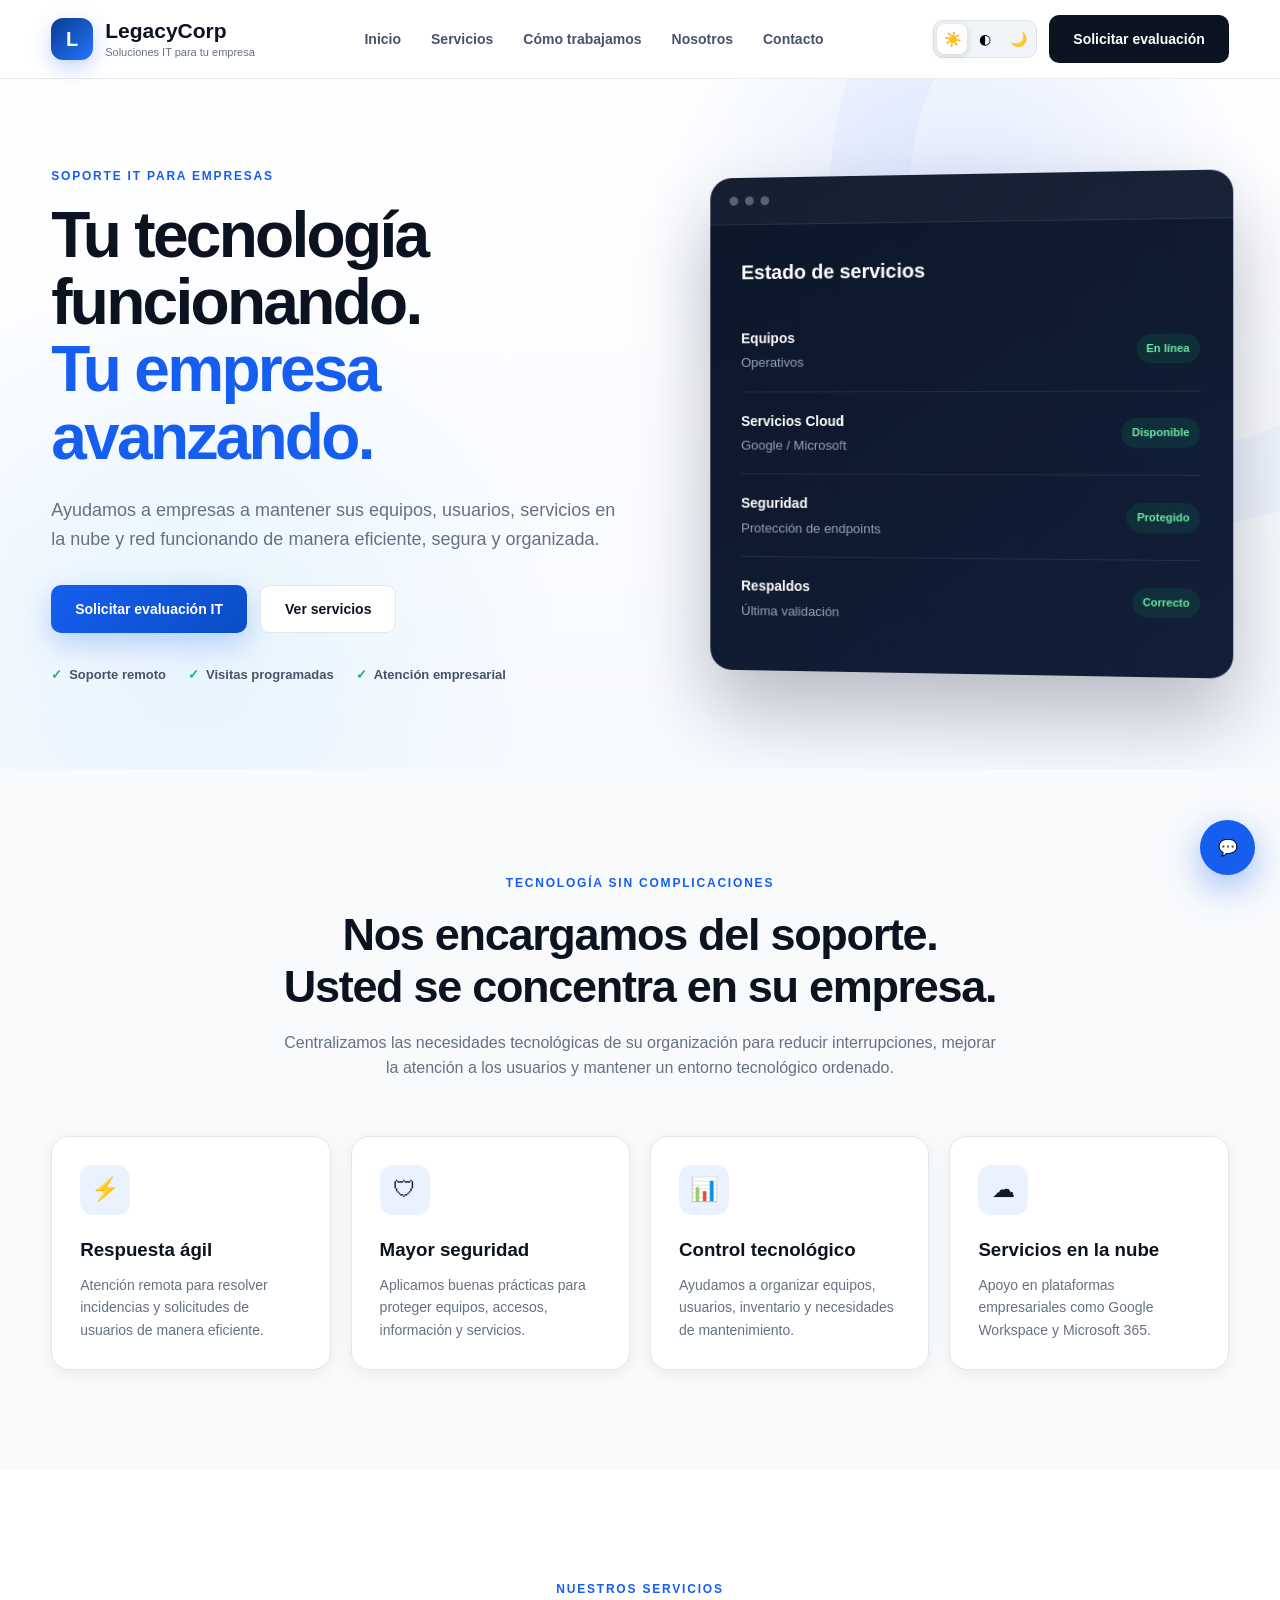
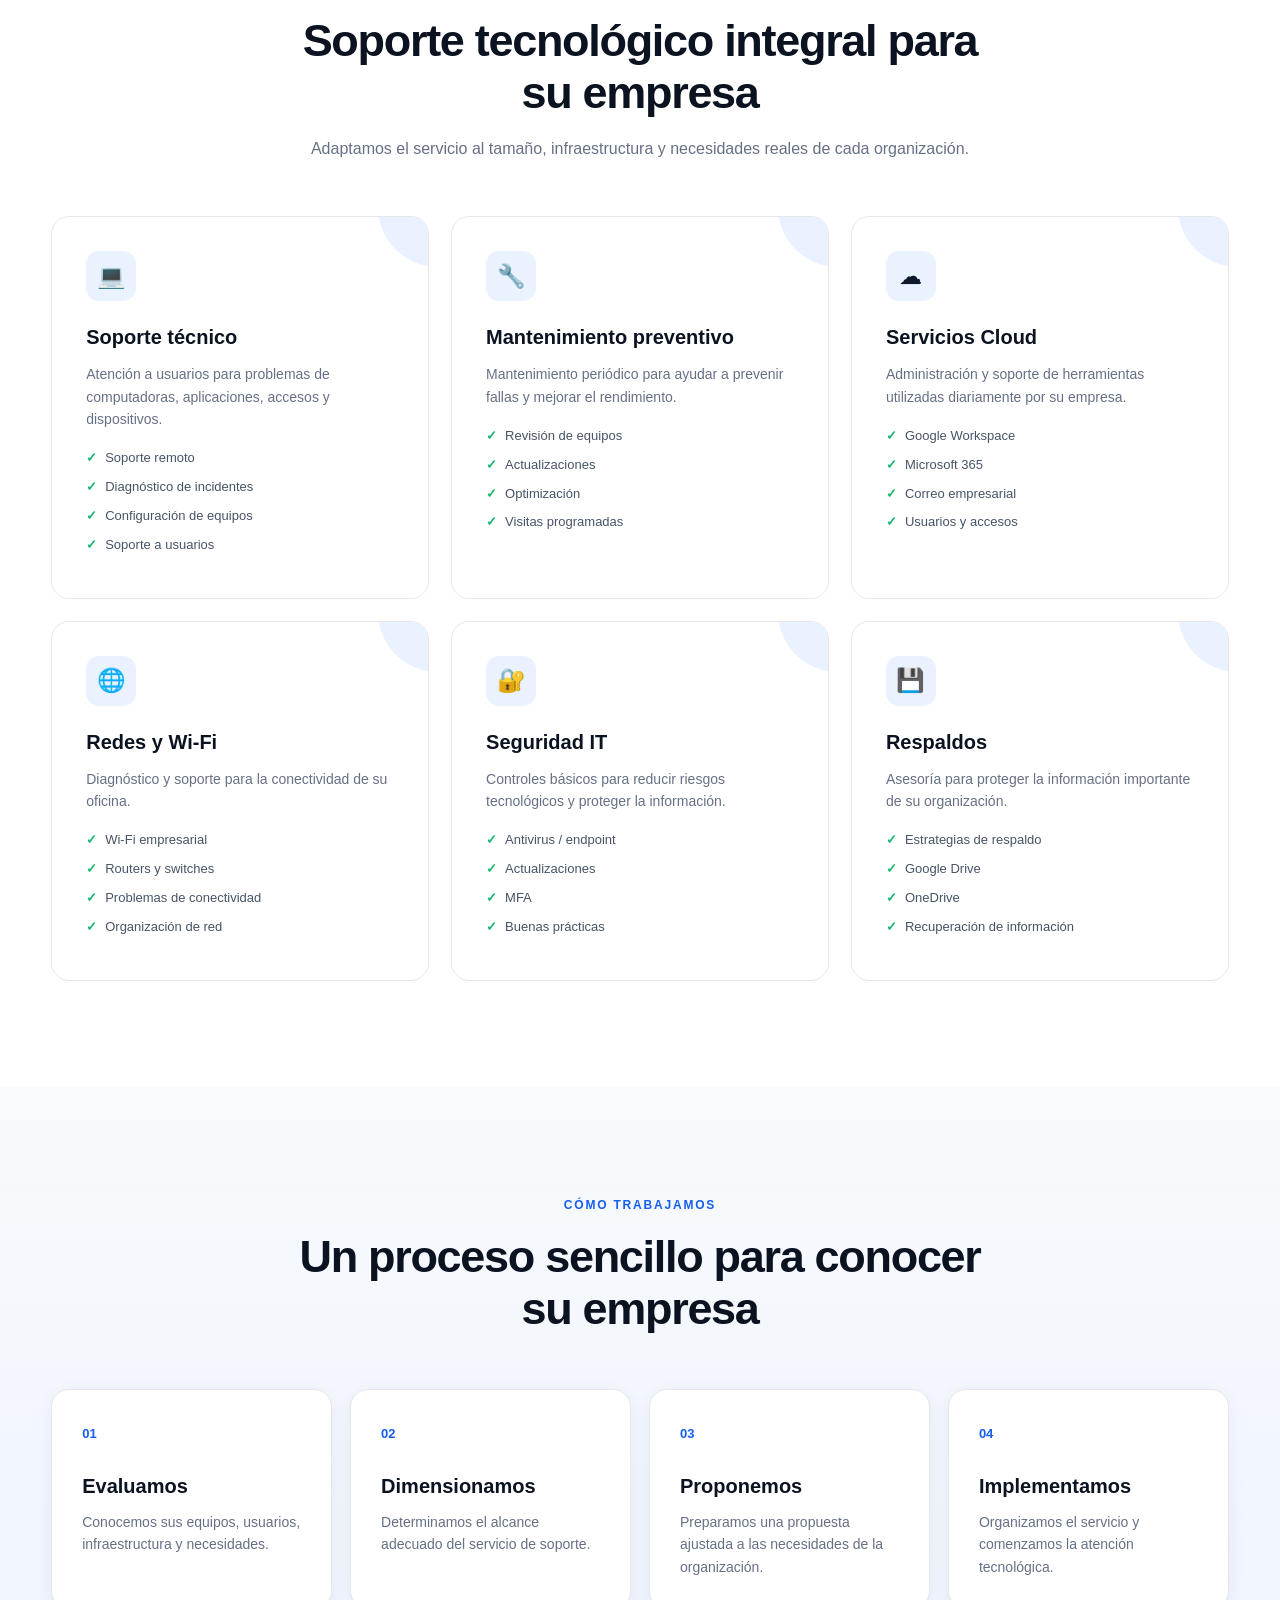
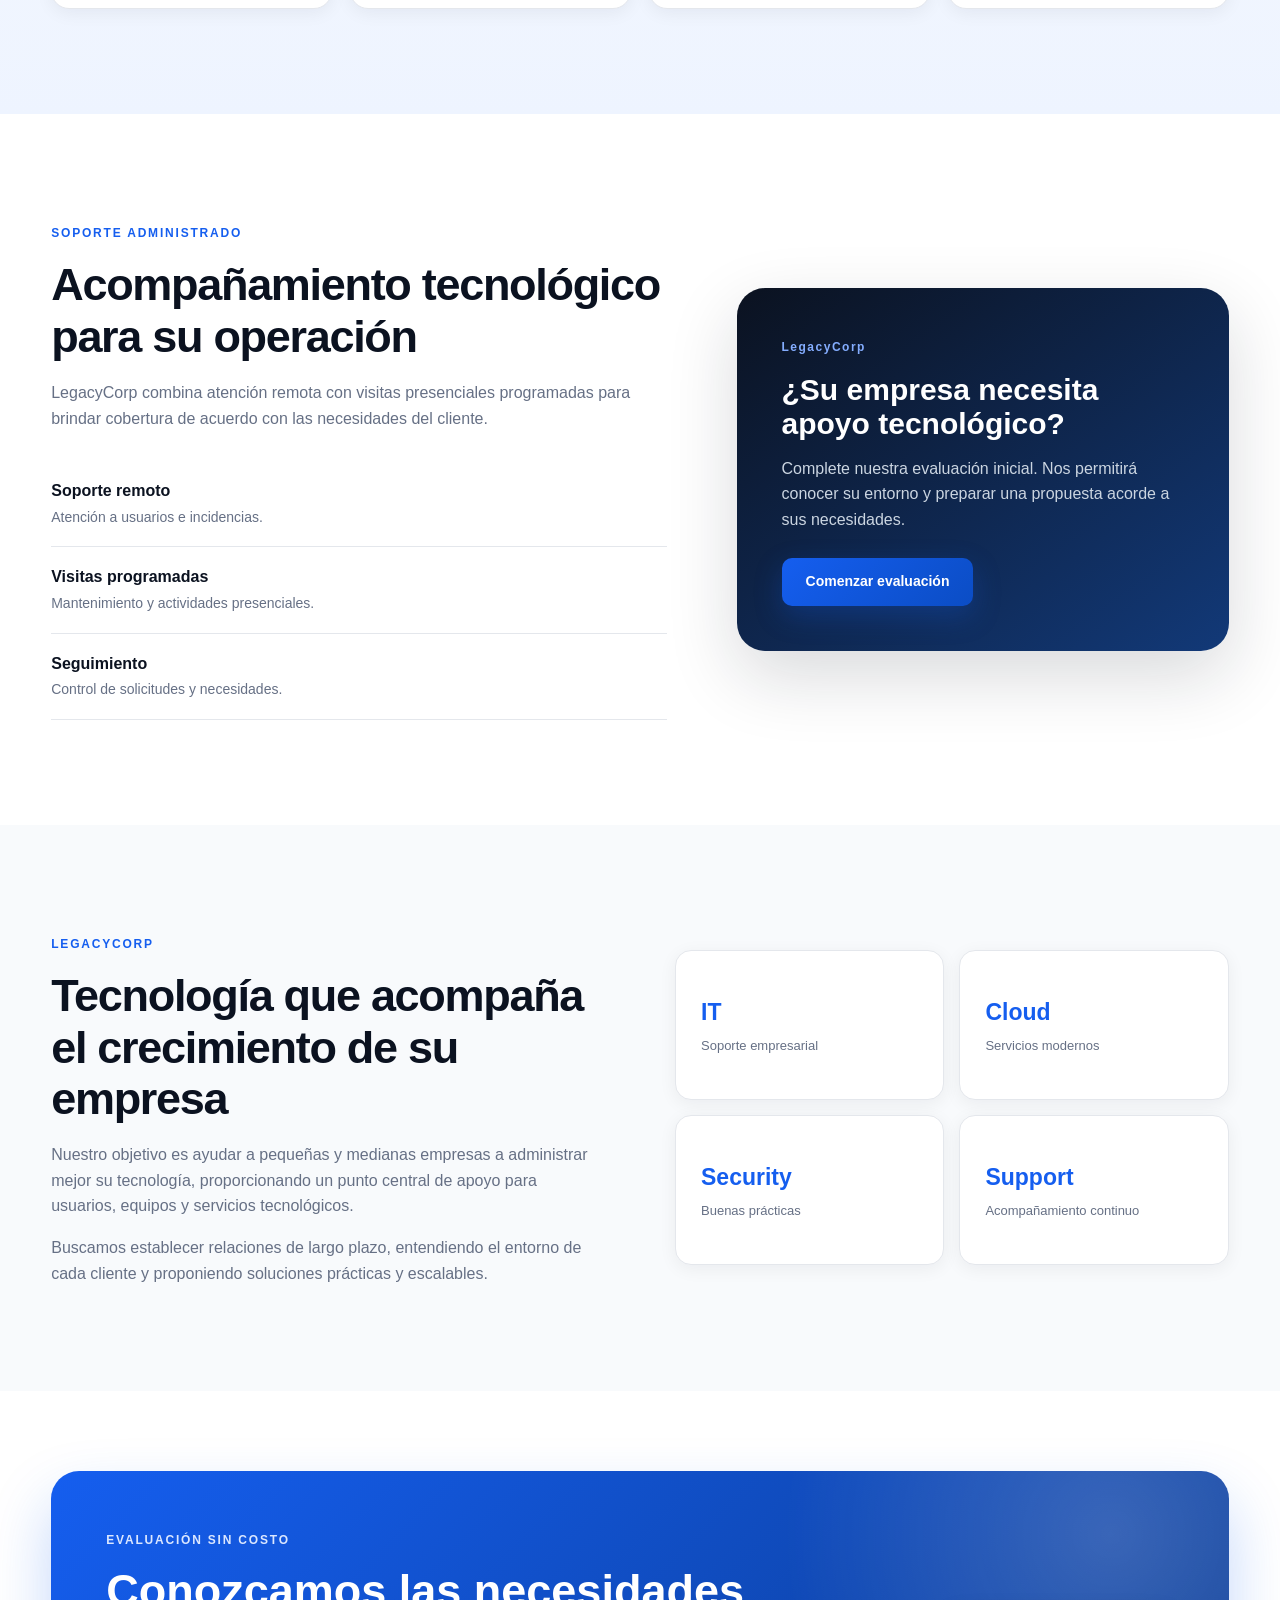
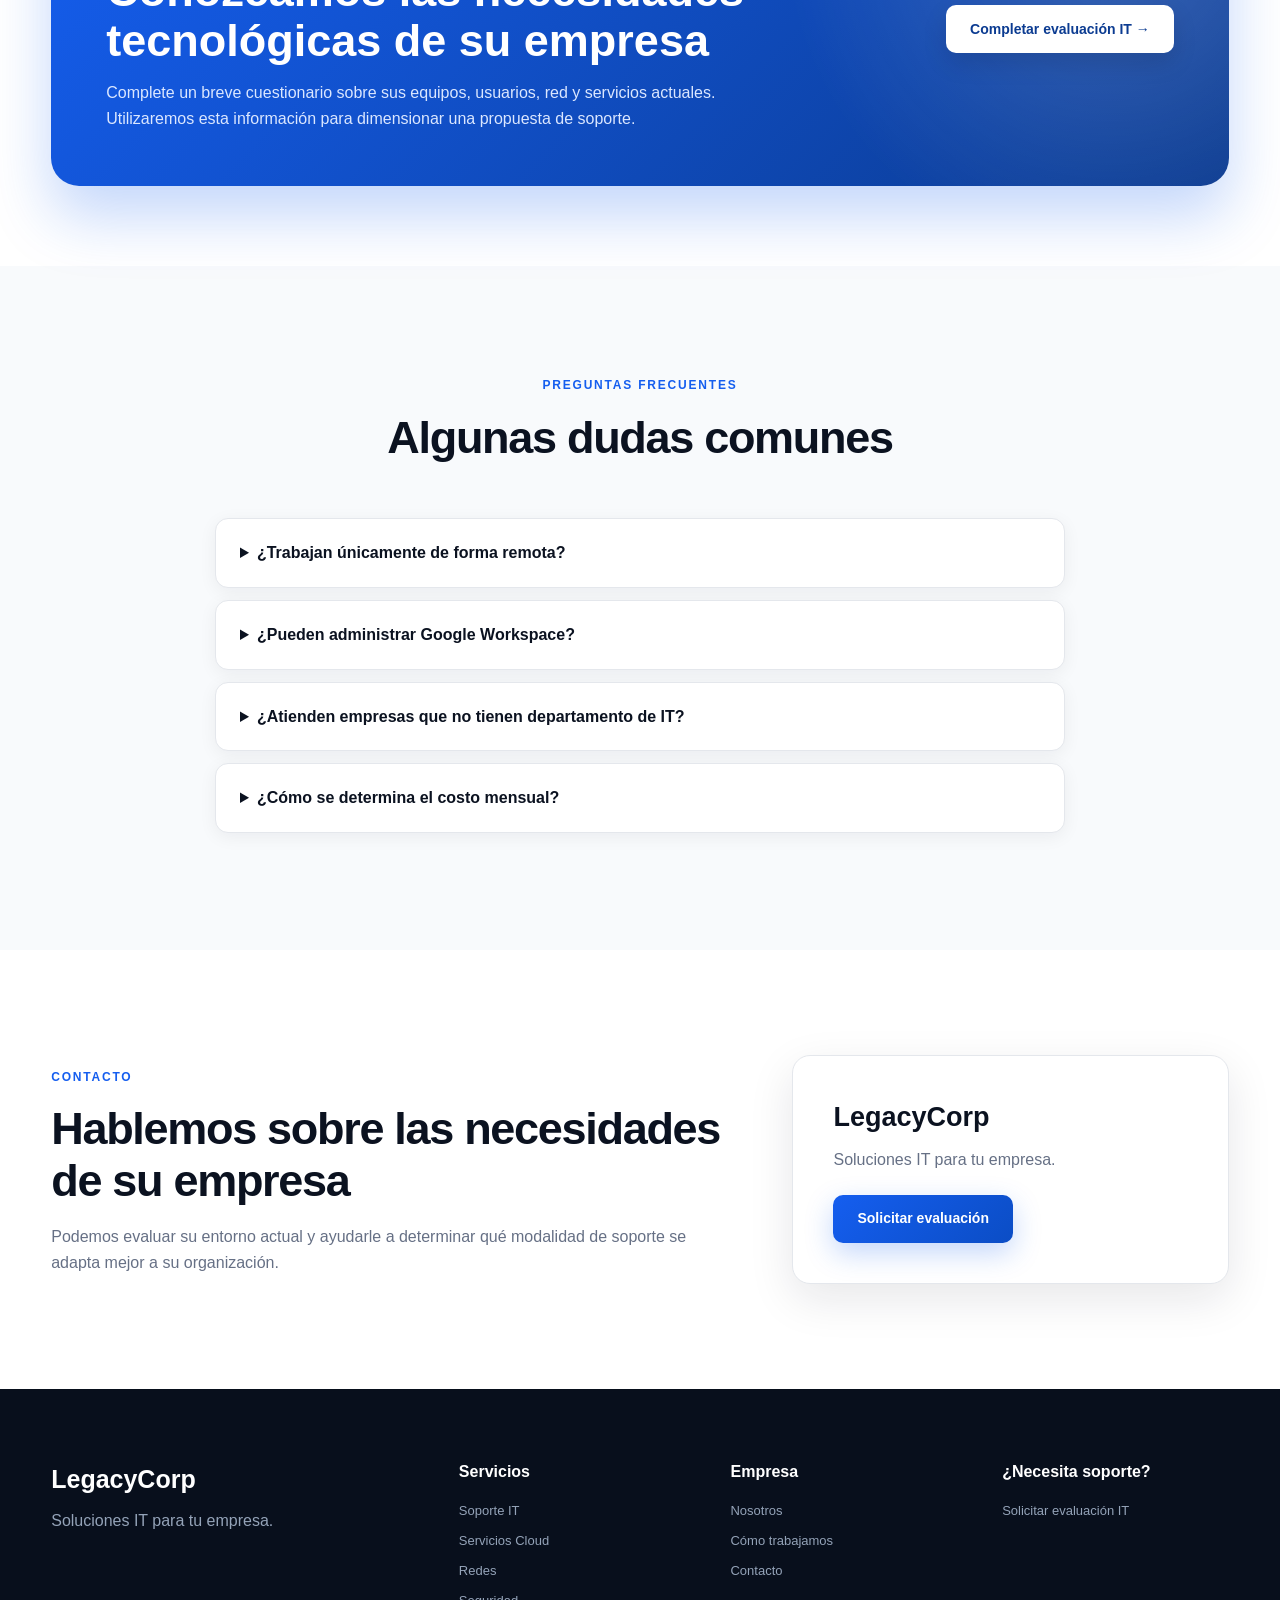
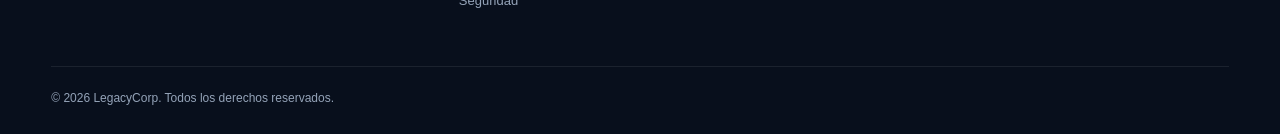
<file: index.html>
﻿<!DOCTYPE html>
<html lang="es">

<head>
    <meta charset="UTF-8">

    <meta name="viewport"
          content="width=device-width, initial-scale=1.0">

    <title>LegacyCorp | Soluciones IT para tu empresa</title>

    <meta name="description"
          content="LegacyCorp brinda soporte IT administrado, mantenimiento, redes, servicios en la nube, seguridad y asesoría tecnológica para empresas.">

    <link rel="stylesheet" href="css/styles.css">
    <link rel="stylesheet" href="css/responsive.css">
</head>

<body>

<!-- =====================================================
     HEADER
===================================================== -->

<header class="header" id="inicio">

    <div class="container navbar">

        <a href="#inicio" class="brand">
            <div class="brand-icon">L</div>

            <div class="brand-text">
                <span class="brand-name">LegacyCorp</span>
                <span class="brand-tagline">Soluciones IT para tu empresa</span>
            </div>
        </a>

        <nav class="nav-menu" id="navMenu">
            <a href="#inicio">Inicio</a>
            <a href="#servicios">Servicios</a>
            <a href="#como-trabajamos">Cómo trabajamos</a>
            <a href="#nosotros">Nosotros</a>
            <a href="#contacto">Contacto</a>
        </nav>

       <div class="header-actions">

    <!-- SELECTOR DE TEMA -->
    <div class="theme-switcher" aria-label="Seleccionar tema">

        <button type="button"
                class="theme-btn active"
                data-theme="light"
                title="Tema claro"
                aria-label="Activar tema claro">
            ☀️
        </button>

        <button type="button"
                class="theme-btn"
                data-theme="gray"
                title="Tema gris"
                aria-label="Activar tema gris">
            ◐
        </button>

        <button type="button"
                class="theme-btn"
                data-theme="dark"
                title="Tema oscuro"
                aria-label="Activar tema oscuro">
            🌙
        </button>

    </div>

    <a href="#"
       class="btn btn-header evaluation-link">
        Solicitar evaluación
    </a>

</div>

        <button class="menu-toggle"
                id="menuToggle"
                aria-label="Abrir menú">
            ☰
        </button>

    </div>

</header>


<main>

<!-- =====================================================
     HERO
===================================================== -->

<section class="hero">

    <div class="container hero-grid">

        <div class="hero-content reveal">

            <span class="eyebrow">
                SOPORTE IT PARA EMPRESAS
            </span>

            <h1>
                Tu tecnología funcionando.
                <span>Tu empresa avanzando.</span>
            </h1>

            <p class="hero-description">
                Ayudamos a empresas a mantener sus equipos,
                usuarios, servicios en la nube y red funcionando
                de manera eficiente, segura y organizada.
            </p>

            <div class="hero-actions">

                <a href="#evaluacion"
                   class="btn btn-primary">
                    Solicitar evaluación IT
                </a>

                <a href="#servicios"
                   class="btn btn-secondary">
                    Ver servicios
                </a>

            </div>

            <div class="hero-features">

                <div>
                    <strong>✓</strong>
                    Soporte remoto
                </div>

                <div>
                    <strong>✓</strong>
                    Visitas programadas
                </div>

                <div>
                    <strong>✓</strong>
                    Atención empresarial
                </div>

            </div>

        </div>


        <div class="hero-visual reveal">

            <div class="tech-panel">

                <div class="panel-header">
                    <span></span>
                    <span></span>
                    <span></span>
                </div>

                <div class="panel-content">

                    <div class="status-title">
                        Estado de servicios
                    </div>

                    <div class="status-item">
                        <div>
                            <strong>Equipos</strong>
                            <small>Operativos</small>
                        </div>

                        <span class="status online">
                            En línea
                        </span>
                    </div>

                    <div class="status-item">
                        <div>
                            <strong>Servicios Cloud</strong>
                            <small>Google / Microsoft</small>
                        </div>

                        <span class="status online">
                            Disponible
                        </span>
                    </div>

                    <div class="status-item">
                        <div>
                            <strong>Seguridad</strong>
                            <small>Protección de endpoints</small>
                        </div>

                        <span class="status online">
                            Protegido
                        </span>
                    </div>

                    <div class="status-item">
                        <div>
                            <strong>Respaldos</strong>
                            <small>Última validación</small>
                        </div>

                        <span class="status online">
                            Correcto
                        </span>
                    </div>

                </div>

            </div>

        </div>

    </div>

</section>


<!-- =====================================================
     PROPUESTA DE VALOR
===================================================== -->

<section class="value-section">

    <div class="container">

        <div class="section-heading reveal">

            <span class="eyebrow">
                TECNOLOGÍA SIN COMPLICACIONES
            </span>

            <h2>
                Nos encargamos del soporte.
                Usted se concentra en su empresa.
            </h2>

            <p>
                Centralizamos las necesidades tecnológicas de su
                organización para reducir interrupciones, mejorar
                la atención a los usuarios y mantener un entorno
                tecnológico ordenado.
            </p>

        </div>


        <div class="value-grid">

            <article class="value-card reveal">
                <div class="card-icon">⚡</div>
                <h3>Respuesta ágil</h3>
                <p>
                    Atención remota para resolver incidencias
                    y solicitudes de usuarios de manera eficiente.
                </p>
            </article>

            <article class="value-card reveal">
                <div class="card-icon">🛡</div>
                <h3>Mayor seguridad</h3>
                <p>
                    Aplicamos buenas prácticas para proteger
                    equipos, accesos, información y servicios.
                </p>
            </article>

            <article class="value-card reveal">
                <div class="card-icon">📊</div>
                <h3>Control tecnológico</h3>
                <p>
                    Ayudamos a organizar equipos, usuarios,
                    inventario y necesidades de mantenimiento.
                </p>
            </article>

            <article class="value-card reveal">
                <div class="card-icon">☁</div>
                <h3>Servicios en la nube</h3>
                <p>
                    Apoyo en plataformas empresariales como
                    Google Workspace y Microsoft 365.
                </p>
            </article>

        </div>

    </div>

</section>


<!-- =====================================================
     SERVICIOS
===================================================== -->

<section class="services section" id="servicios">

    <div class="container">

        <div class="section-heading reveal">

            <span class="eyebrow">
                NUESTROS SERVICIOS
            </span>

            <h2>
                Soporte tecnológico integral para su empresa
            </h2>

            <p>
                Adaptamos el servicio al tamaño, infraestructura
                y necesidades reales de cada organización.
            </p>

        </div>


        <div class="services-grid">

            <article class="service-card reveal">
                <div class="service-icon">💻</div>

                <h3>Soporte técnico</h3>

                <p>
                    Atención a usuarios para problemas de
                    computadoras, aplicaciones, accesos y
                    dispositivos.
                </p>

                <ul>
                    <li>Soporte remoto</li>
                    <li>Diagnóstico de incidentes</li>
                    <li>Configuración de equipos</li>
                    <li>Soporte a usuarios</li>
                </ul>
            </article>


            <article class="service-card reveal">
                <div class="service-icon">🔧</div>

                <h3>Mantenimiento preventivo</h3>

                <p>
                    Mantenimiento periódico para ayudar a
                    prevenir fallas y mejorar el rendimiento.
                </p>

                <ul>
                    <li>Revisión de equipos</li>
                    <li>Actualizaciones</li>
                    <li>Optimización</li>
                    <li>Visitas programadas</li>
                </ul>
            </article>


            <article class="service-card reveal">
                <div class="service-icon">☁</div>

                <h3>Servicios Cloud</h3>

                <p>
                    Administración y soporte de herramientas
                    utilizadas diariamente por su empresa.
                </p>

                <ul>
                    <li>Google Workspace</li>
                    <li>Microsoft 365</li>
                    <li>Correo empresarial</li>
                    <li>Usuarios y accesos</li>
                </ul>
            </article>


            <article class="service-card reveal">
                <div class="service-icon">🌐</div>

                <h3>Redes y Wi-Fi</h3>

                <p>
                    Diagnóstico y soporte para la conectividad
                    de su oficina.
                </p>

                <ul>
                    <li>Wi-Fi empresarial</li>
                    <li>Routers y switches</li>
                    <li>Problemas de conectividad</li>
                    <li>Organización de red</li>
                </ul>
            </article>


            <article class="service-card reveal">
                <div class="service-icon">🔐</div>

                <h3>Seguridad IT</h3>

                <p>
                    Controles básicos para reducir riesgos
                    tecnológicos y proteger la información.
                </p>

                <ul>
                    <li>Antivirus / endpoint</li>
                    <li>Actualizaciones</li>
                    <li>MFA</li>
                    <li>Buenas prácticas</li>
                </ul>
            </article>


            <article class="service-card reveal">
                <div class="service-icon">💾</div>

                <h3>Respaldos</h3>

                <p>
                    Asesoría para proteger la información
                    importante de su organización.
                </p>

                <ul>
                    <li>Estrategias de respaldo</li>
                    <li>Google Drive</li>
                    <li>OneDrive</li>
                    <li>Recuperación de información</li>
                </ul>
            </article>

        </div>

    </div>

</section>


<!-- =====================================================
     CÓMO TRABAJAMOS
===================================================== -->

<section class="process section" id="como-trabajamos">

    <div class="container">

        <div class="section-heading reveal">

            <span class="eyebrow">
                CÓMO TRABAJAMOS
            </span>

            <h2>
                Un proceso sencillo para conocer su empresa
            </h2>

        </div>


        <div class="process-grid">

            <div class="process-card reveal">
                <span>01</span>
                <h3>Evaluamos</h3>
                <p>
                    Conocemos sus equipos, usuarios,
                    infraestructura y necesidades.
                </p>
            </div>

            <div class="process-card reveal">
                <span>02</span>
                <h3>Dimensionamos</h3>
                <p>
                    Determinamos el alcance adecuado del
                    servicio de soporte.
                </p>
            </div>

            <div class="process-card reveal">
                <span>03</span>
                <h3>Proponemos</h3>
                <p>
                    Preparamos una propuesta ajustada a
                    las necesidades de la organización.
                </p>
            </div>

            <div class="process-card reveal">
                <span>04</span>
                <h3>Implementamos</h3>
                <p>
                    Organizamos el servicio y comenzamos
                    la atención tecnológica.
                </p>
            </div>

        </div>

    </div>

</section>


<!-- =====================================================
     MODALIDAD
===================================================== -->

<section class="support-model section">

    <div class="container support-grid">

        <div class="support-content reveal">

            <span class="eyebrow">
                SOPORTE ADMINISTRADO
            </span>

            <h2>
                Acompañamiento tecnológico para su operación
            </h2>

            <p>
                LegacyCorp combina atención remota con visitas
                presenciales programadas para brindar cobertura
                de acuerdo con las necesidades del cliente.
            </p>

            <div class="support-list">

                <div>
                    <strong>Soporte remoto</strong>
                    <span>Atención a usuarios e incidencias.</span>
                </div>

                <div>
                    <strong>Visitas programadas</strong>
                    <span>Mantenimiento y actividades presenciales.</span>
                </div>

                <div>
                    <strong>Seguimiento</strong>
                    <span>Control de solicitudes y necesidades.</span>
                </div>

            </div>

        </div>


        <div class="support-box reveal">

            <span>LegacyCorp</span>

            <h3>
                ¿Su empresa necesita apoyo tecnológico?
            </h3>

            <p>
                Complete nuestra evaluación inicial.
                Nos permitirá conocer su entorno y preparar
                una propuesta acorde a sus necesidades.
            </p>

            <a href="#evaluacion"
               class="btn btn-primary">
                Comenzar evaluación
            </a>

        </div>

    </div>

</section>


<!-- =====================================================
     NOSOTROS
===================================================== -->

<section class="about section" id="nosotros">

    <div class="container about-grid">

        <div class="about-content reveal">

            <span class="eyebrow">
                LEGACYCORP
            </span>

            <h2>
                Tecnología que acompaña el crecimiento
                de su empresa
            </h2>

            <p>
                Nuestro objetivo es ayudar a pequeñas y medianas
                empresas a administrar mejor su tecnología,
                proporcionando un punto central de apoyo para
                usuarios, equipos y servicios tecnológicos.
            </p>

            <p>
                Buscamos establecer relaciones de largo plazo,
                entendiendo el entorno de cada cliente y
                proponiendo soluciones prácticas y escalables.
            </p>

        </div>


        <div class="about-stats reveal">

            <div>
                <strong>IT</strong>
                <span>Soporte empresarial</span>
            </div>

            <div>
                <strong>Cloud</strong>
                <span>Servicios modernos</span>
            </div>

            <div>
                <strong>Security</strong>
                <span>Buenas prácticas</span>
            </div>

            <div>
                <strong>Support</strong>
                <span>Acompañamiento continuo</span>
            </div>

        </div>

    </div>

</section>


<!-- =====================================================
     EVALUACIÓN
===================================================== -->

<section class="evaluation section" id="evaluacion">

    <div class="container evaluation-box reveal">

        <div>

            <span class="eyebrow light">
                EVALUACIÓN SIN COSTO
            </span>

            <h2>
                Conozcamos las necesidades tecnológicas
                de su empresa
            </h2>

            <p>
                Complete un breve cuestionario sobre sus
                equipos, usuarios, red y servicios actuales.
                Utilizaremos esta información para dimensionar
                una propuesta de soporte.
            </p>

        </div>


        <!--
        IMPORTANTE:
        En main.js colocaremos el enlace real
        de tu Google Form.
        -->

        <a href="#"
           id="evaluationButton"
           class="btn btn-light">
            Completar evaluación IT →
        </a>

    </div>

</section>


<!-- =====================================================
     FAQ
===================================================== -->

<section class="faq section">

    <div class="container">

        <div class="section-heading reveal">

            <span class="eyebrow">
                PREGUNTAS FRECUENTES
            </span>

            <h2>
                Algunas dudas comunes
            </h2>

        </div>


        <div class="faq-list">

            <details class="faq-item reveal">
                <summary>
                    ¿Trabajan únicamente de forma remota?
                </summary>

                <p>
                    No. El servicio puede combinar soporte remoto
                    con visitas presenciales previamente programadas,
                    dependiendo del plan contratado.
                </p>
            </details>


            <details class="faq-item reveal">
                <summary>
                    ¿Pueden administrar Google Workspace?
                </summary>

                <p>
                    Sí. Podemos brindar apoyo en administración de
                    usuarios, correo, accesos y configuraciones
                    relacionadas con Google Workspace.
                </p>
            </details>


            <details class="faq-item reveal">
                <summary>
                    ¿Atienden empresas que no tienen departamento de IT?
                </summary>

                <p>
                    Sí. El servicio está pensado también para empresas
                    que necesitan externalizar parte o la totalidad
                    de su soporte tecnológico.
                </p>
            </details>


            <details class="faq-item reveal">
                <summary>
                    ¿Cómo se determina el costo mensual?
                </summary>

                <p>
                    Se consideran factores como cantidad de usuarios,
                    equipos, ubicaciones, servicios utilizados,
                    modalidad de atención y nivel de soporte requerido.
                </p>
            </details>

        </div>

    </div>

</section>


<!-- =====================================================
     CONTACTO
===================================================== -->

<section class="contact section" id="contacto">

    <div class="container contact-grid">

        <div class="contact-content reveal">

            <span class="eyebrow">
                CONTACTO
            </span>

            <h2>
                Hablemos sobre las necesidades de su empresa
            </h2>

            <p>
                Podemos evaluar su entorno actual y ayudarle a
                determinar qué modalidad de soporte se adapta
                mejor a su organización.
            </p>

        </div>


        <div class="contact-card reveal">

            <h3>LegacyCorp</h3>

            <p>
                Soluciones IT para tu empresa.
            </p>

            <a href="#"
   class="btn btn-primary evaluation-link">
    Solicitar evaluación
</a>

        </div>

    </div>

</section>

</main>


<!-- =====================================================
     FOOTER
===================================================== -->

<footer class="footer">

    <div class="container footer-grid">

        <div>

            <div class="footer-brand">
                LegacyCorp
            </div>

            <p>
                Soluciones IT para tu empresa.
            </p>

        </div>


        <div>

            <strong>Servicios</strong>

            <a href="#servicios">Soporte IT</a>
            <a href="#servicios">Servicios Cloud</a>
            <a href="#servicios">Redes</a>
            <a href="#servicios">Seguridad</a>

        </div>


        <div>

            <strong>Empresa</strong>

            <a href="#nosotros">Nosotros</a>
            <a href="#como-trabajamos">Cómo trabajamos</a>
            <a href="#contacto">Contacto</a>

        </div>


        <div>

            <strong>¿Necesita soporte?</strong>

            <a href="#"
   class="evaluation-link">
    Solicitar evaluación IT
</a>

        </div>

    </div>


    <div class="container footer-bottom">

        <p>
            © <span id="currentYear"></span>
            LegacyCorp. Todos los derechos reservados.
        </p>

    </div>

</footer>


<!-- =====================================================
     BOTÓN FLOTANTE
===================================================== -->

<a href="#"
   class="floating-contact evaluation-link"
   aria-label="Solicitar evaluación IT"
   title="Solicitar evaluación IT">
    💬
</a>


<script src="js/main.js"></script>
<script src="js/animations.js"></script>

</body>
</html>
</file>
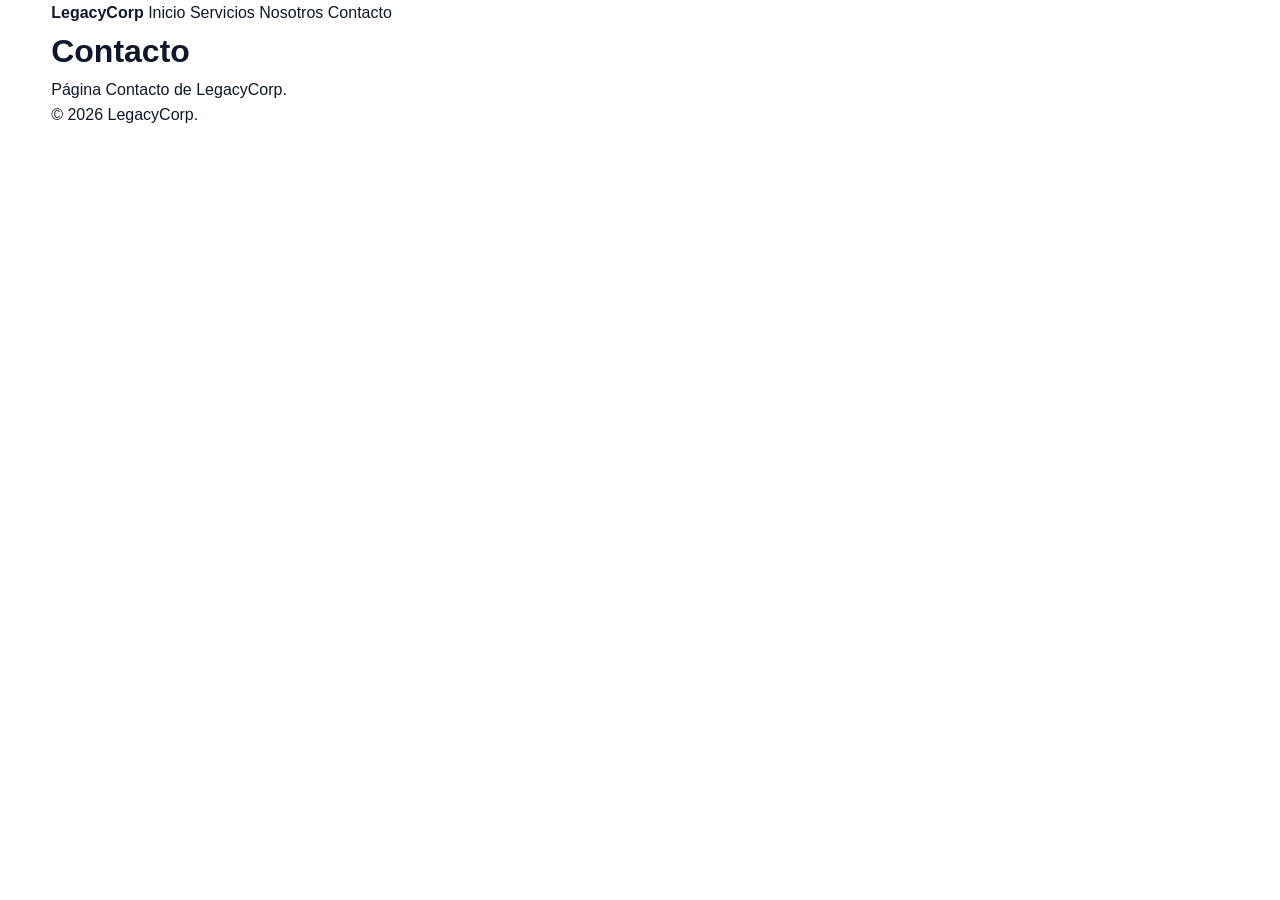
<file: contacto.html>
﻿<!DOCTYPE html>
<html lang="es">

<head>

<meta charset="UTF-8">

<meta
    name="viewport"
    content="width=device-width, initial-scale=1.0"
>

<title>Contacto | LegacyCorp</title>

<link rel="stylesheet" href="css/styles.css">
<link rel="stylesheet" href="css/responsive.css">

</head>

<body>

<header>

<nav class="container">

<strong>LegacyCorp</strong>

<a href="index.html">Inicio</a>
<a href="servicios.html">Servicios</a>
<a href="nosotros.html">Nosotros</a>
<a href="contacto.html">Contacto</a>

</nav>

</header>


<main class="container">

<h1>Contacto</h1>

<p>
Página Contacto de LegacyCorp.
</p>

</main>


<footer>

<div class="container">

<p>
© <span id="currentYear"></span> LegacyCorp.
</p>

</div>

</footer>


<script src="js/main.js" defer></script>
<script src="js/animations.js" defer></script>

</body>

</html>
</file>
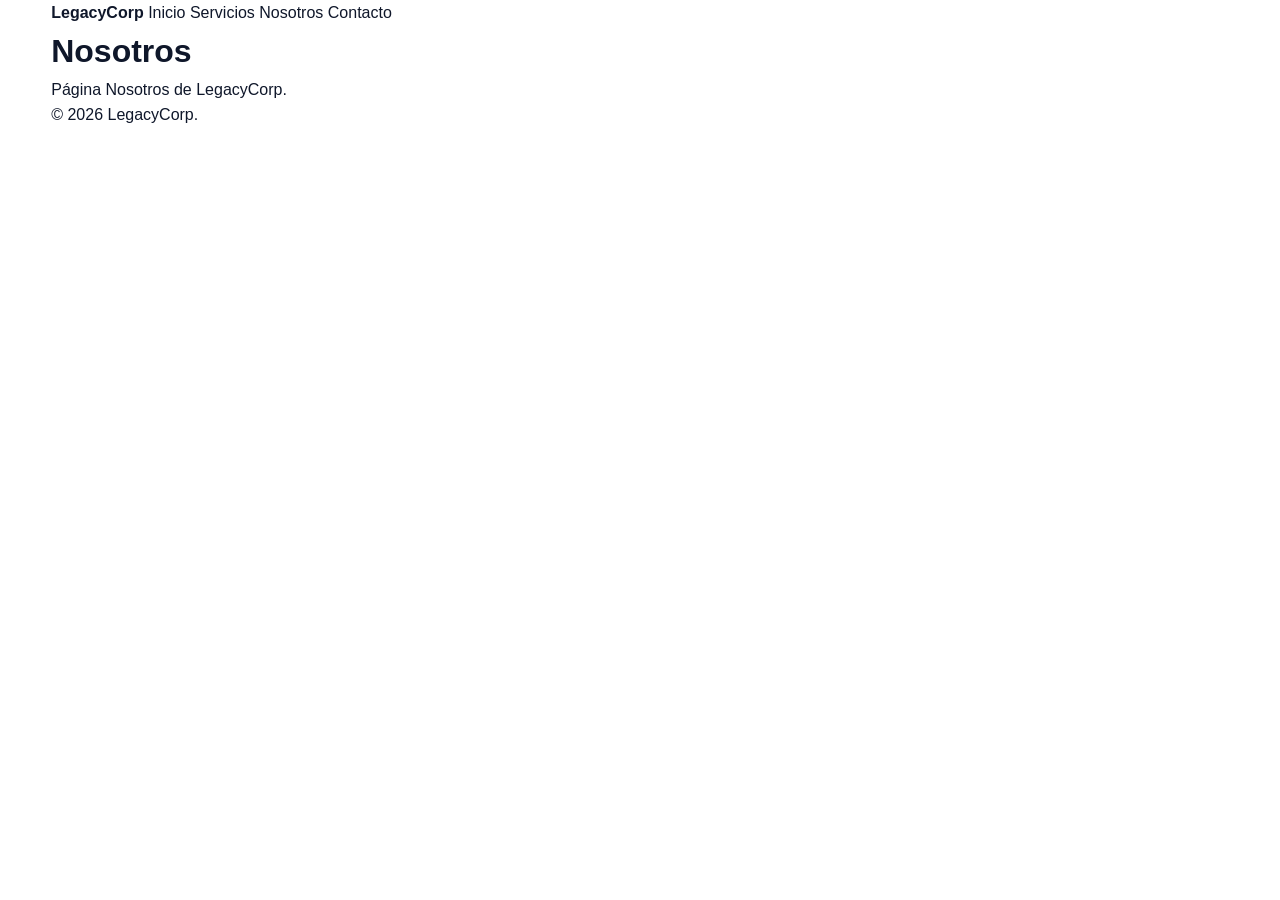
<file: nosotros.html>
﻿<!DOCTYPE html>
<html lang="es">

<head>

<meta charset="UTF-8">

<meta
    name="viewport"
    content="width=device-width, initial-scale=1.0"
>

<title>Nosotros | LegacyCorp</title>

<link rel="stylesheet" href="css/styles.css">
<link rel="stylesheet" href="css/responsive.css">

</head>

<body>

<header>

<nav class="container">

<strong>LegacyCorp</strong>

<a href="index.html">Inicio</a>
<a href="servicios.html">Servicios</a>
<a href="nosotros.html">Nosotros</a>
<a href="contacto.html">Contacto</a>

</nav>

</header>


<main class="container">

<h1>Nosotros</h1>

<p>
Página Nosotros de LegacyCorp.
</p>

</main>


<footer>

<div class="container">

<p>
© <span id="currentYear"></span> LegacyCorp.
</p>

</div>

</footer>


<script src="js/main.js" defer></script>
<script src="js/animations.js" defer></script>

</body>

</html>
</file>
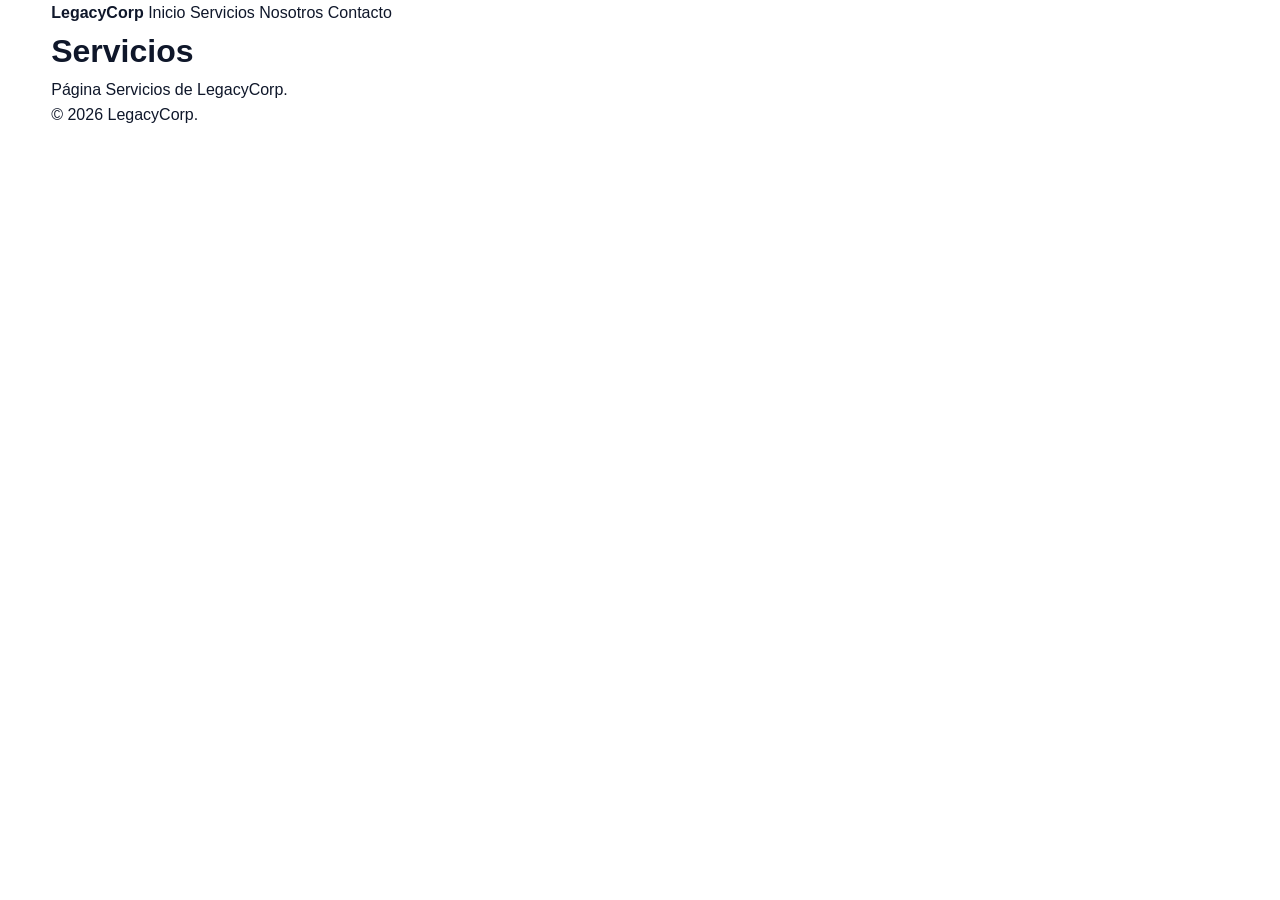
<file: servicios.html>
﻿<!DOCTYPE html>
<html lang="es">

<head>

<meta charset="UTF-8">

<meta
    name="viewport"
    content="width=device-width, initial-scale=1.0"
>

<title>Servicios | LegacyCorp</title>

<link rel="stylesheet" href="css/styles.css">
<link rel="stylesheet" href="css/responsive.css">

</head>

<body>

<header>

<nav class="container">

<strong>LegacyCorp</strong>

<a href="index.html">Inicio</a>
<a href="servicios.html">Servicios</a>
<a href="nosotros.html">Nosotros</a>
<a href="contacto.html">Contacto</a>

</nav>

</header>


<main class="container">

<h1>Servicios</h1>

<p>
Página Servicios de LegacyCorp.
</p>

</main>


<footer>

<div class="container">

<p>
© <span id="currentYear"></span> LegacyCorp.
</p>

</div>

</footer>


<script src="js/main.js" defer></script>
<script src="js/animations.js" defer></script>

</body>

</html>
</file>
<file: css/styles.css>
﻿/* =========================================================
   LEGACYCORP - ESTILOS PRINCIPALES
========================================================= */

:root {
    --primary: #155eef;
    --primary-dark: #0b3b91;
    --primary-light: #eaf2ff;

    --dark: #0b1220;
    --dark-2: #111827;

    --text: #344054;
    --muted: #667085;

    --white: #ffffff;
    --background: #f8fafc;
    --border: #e4e7ec;

    --success: #12b76a;

    --shadow-sm: 0 4px 18px rgba(16, 24, 40, 0.06);
    --shadow-md: 0 15px 45px rgba(16, 24, 40, 0.10);
    --shadow-lg: 0 25px 70px rgba(16, 24, 40, 0.16);

    --radius: 18px;
    --radius-lg: 28px;

    --container: 1180px;
}


/* =========================================================
   RESET
========================================================= */

* {
    margin: 0;
    padding: 0;
    box-sizing: border-box;
}

html {
    scroll-behavior: smooth;
}

body {
    font-family: "Segoe UI", Arial, sans-serif;
    background: var(--white);
    color: var(--text);
    line-height: 1.6;
    overflow-x: hidden;
}

a {
    text-decoration: none;
    color: inherit;
}

ul {
    list-style: none;
}

button,
input,
textarea {
    font: inherit;
}

.container {
    width: min(92%, var(--container));
    margin: 0 auto;
}

.section {
    padding: 105px 0;
}


/* =========================================================
   HEADER
========================================================= */

.header {
    position: sticky;
    top: 0;
    z-index: 1000;

    background: rgba(255,255,255,.92);
    backdrop-filter: blur(18px);

    border-bottom: 1px solid rgba(228,231,236,.8);
}

.navbar {
    min-height: 78px;

    display: flex;
    align-items: center;
    justify-content: space-between;

    gap: 30px;
}

.brand {
    display: flex;
    align-items: center;
    gap: 12px;
}

.brand-icon {
    width: 42px;
    height: 42px;

    border-radius: 12px;

    display: grid;
    place-items: center;

    color: white;
    font-weight: 800;
    font-size: 20px;

    background:
        linear-gradient(135deg, #0b3b91, #2474ff);

    box-shadow: 0 8px 20px rgba(21,94,239,.25);
}

.brand-text {
    display: flex;
    flex-direction: column;
    line-height: 1.15;
}

.brand-name {
    font-size: 21px;
    font-weight: 800;
    color: var(--dark);
}

.brand-tagline {
    margin-top: 3px;
    font-size: 11px;
    color: var(--muted);
}

.nav-menu {
    display: flex;
    align-items: center;
    gap: 30px;
}

.nav-menu a {
    color: #475467;
    font-size: 14px;
    font-weight: 600;

    transition: .25s;
}

.nav-menu a:hover {
    color: var(--primary);
}

.menu-toggle {
    display: none;

    border: 0;
    background: transparent;

    font-size: 26px;
    cursor: pointer;
}


/* =========================================================
   BOTONES
========================================================= */

.btn {
    display: inline-flex;
    align-items: center;
    justify-content: center;

    min-height: 48px;
    padding: 0 24px;

    border-radius: 10px;

    font-size: 14px;
    font-weight: 700;

    transition:
        transform .25s ease,
        box-shadow .25s ease,
        background .25s ease;
}

.btn:hover {
    transform: translateY(-2px);
}

.btn-primary {
    color: white;

    background:
        linear-gradient(135deg, var(--primary), #0b4dc5);

    box-shadow: 0 10px 28px rgba(21,94,239,.25);
}

.btn-primary:hover {
    box-shadow: 0 15px 35px rgba(21,94,239,.35);
}

.btn-secondary {
    background: white;
    color: var(--dark);

    border: 1px solid var(--border);
}

.btn-header {
    color: white;
    background: var(--dark);
}

.btn-light {
    background: white;
    color: var(--primary-dark);

    white-space: nowrap;

    box-shadow: 0 10px 25px rgba(0,0,0,.12);
}


/* =========================================================
   HERO
========================================================= */

.hero {
    position: relative;

    min-height: 690px;

    display: flex;
    align-items: center;

    overflow: hidden;

    background:
        radial-gradient(circle at 75% 20%,
            rgba(21,94,239,.13),
            transparent 28%),
        radial-gradient(circle at 15% 80%,
            rgba(14,165,233,.08),
            transparent 30%),
        linear-gradient(180deg,#fff,#f7faff);
}

.hero::before {
    content: "";

    position: absolute;

    width: 520px;
    height: 520px;

    border-radius: 50%;

    right: -230px;
    top: -230px;

    border: 80px solid rgba(21,94,239,.035);
}

.hero-grid {
    display: grid;
    grid-template-columns: 1.05fr .95fr;

    gap: 75px;

    align-items: center;

    position: relative;
    z-index: 2;
}

.eyebrow {
    display: inline-block;

    margin-bottom: 16px;

    color: var(--primary);

    font-size: 12px;
    font-weight: 800;

    letter-spacing: 1.8px;
}

.hero h1 {
    max-width: 720px;

    font-size: clamp(42px,5vw,68px);
    line-height: 1.05;

    letter-spacing: -2.7px;

    color: var(--dark);
}

.hero h1 span {
    display: block;
    color: var(--primary);
}

.hero-description {
    max-width: 620px;

    margin-top: 25px;

    font-size: 18px;
    color: var(--muted);
}

.hero-actions {
    display: flex;
    flex-wrap: wrap;

    gap: 13px;

    margin-top: 32px;
}

.hero-features {
    display: flex;
    flex-wrap: wrap;

    gap: 22px;

    margin-top: 32px;

    color: #475467;

    font-size: 13px;
    font-weight: 600;
}

.hero-features div {
    display: flex;
    gap: 7px;
    align-items: center;
}

.hero-features strong {
    color: var(--success);
}


/* =========================================================
   PANEL TECNOLÓGICO HERO
========================================================= */

.hero-visual {
    position: relative;
}

.tech-panel {
    overflow: hidden;

    border-radius: 22px;

    background:
        linear-gradient(145deg,#0d1629,#111f38);

    box-shadow:
        0 40px 80px rgba(15,23,42,.28);

    transform: perspective(1000px) rotateY(-4deg);
}

.panel-header {
    height: 48px;

    display: flex;
    align-items: center;

    gap: 7px;

    padding: 0 20px;

    background: rgba(255,255,255,.04);

    border-bottom: 1px solid rgba(255,255,255,.08);
}

.panel-header span {
    width: 9px;
    height: 9px;

    border-radius: 50%;

    background: rgba(255,255,255,.3);
}

.panel-content {
    padding: 32px;
}

.status-title {
    margin-bottom: 22px;

    color: white;

    font-size: 20px;
    font-weight: 700;
}

.status-item {
    display: flex;
    justify-content: space-between;
    align-items: center;

    gap: 15px;

    padding: 18px 0;

    border-bottom:
        1px solid rgba(255,255,255,.08);
}

.status-item:last-child {
    border-bottom: 0;
}

.status-item strong {
    display: block;

    color: white;

    font-size: 14px;
}

.status-item small {
    display: block;

    margin-top: 3px;

    color: #94a3b8;
}

.status {
    padding: 6px 10px;

    border-radius: 999px;

    font-size: 11px;
    font-weight: 700;
}

.status.online {
    color: #6ce9a6;
    background: rgba(18,183,106,.12);
}


/* =========================================================
   ENCABEZADOS
========================================================= */

.section-heading {
    max-width: 720px;

    margin: 0 auto 55px;

    text-align: center;
}

.section-heading h2,
.support-content h2,
.about-content h2,
.contact-content h2 {
    color: var(--dark);

    font-size: clamp(30px,4vw,45px);

    line-height: 1.15;

    letter-spacing: -1.3px;
}

.section-heading p,
.support-content > p,
.about-content > p,
.contact-content > p {
    margin-top: 17px;

    color: var(--muted);

    font-size: 16px;
}


/* =========================================================
   PROPUESTA DE VALOR
========================================================= */

.value-section {
    padding: 100px 0;

    background: var(--background);
}

.value-grid {
    display: grid;
    grid-template-columns: repeat(4,1fr);

    gap: 20px;
}

.value-card {
    padding: 28px;

    border: 1px solid var(--border);

    border-radius: var(--radius);

    background: white;

    box-shadow: var(--shadow-sm);

    transition: .3s;
}

.value-card:hover {
    transform: translateY(-7px);

    box-shadow: var(--shadow-md);

    border-color: #c7d7fe;
}

.card-icon,
.service-icon {
    width: 50px;
    height: 50px;

    display: grid;
    place-items: center;

    margin-bottom: 20px;

    border-radius: 13px;

    background: var(--primary-light);

    font-size: 23px;
}

.value-card h3 {
    margin-bottom: 9px;

    color: var(--dark);
}

.value-card p {
    color: var(--muted);
    font-size: 14px;
}


/* =========================================================
   SERVICIOS
========================================================= */

.services {
    background: white;
}

.services-grid {
    display: grid;
    grid-template-columns: repeat(3,1fr);

    gap: 22px;
}

.service-card {
    position: relative;

    padding: 34px;

    overflow: hidden;

    border: 1px solid var(--border);

    border-radius: var(--radius);

    background: white;

    transition: .3s;
}

.service-card::after {
    content: "";

    position: absolute;

    width: 120px;
    height: 120px;

    right: -70px;
    top: -70px;

    border-radius: 50%;

    background: var(--primary-light);

    transition: .35s;
}

.service-card:hover {
    transform: translateY(-6px);

    box-shadow: var(--shadow-md);

    border-color: #b9ccff;
}

.service-card:hover::after {
    transform: scale(1.5);
}

.service-card h3 {
    margin-bottom: 10px;

    color: var(--dark);

    font-size: 20px;
}

.service-card p {
    margin-bottom: 18px;

    color: var(--muted);

    font-size: 14px;
}

.service-card li {
    position: relative;

    margin: 8px 0;

    padding-left: 19px;

    color: #475467;

    font-size: 13px;
}

.service-card li::before {
    content: "✓";

    position: absolute;
    left: 0;

    color: var(--success);

    font-weight: 800;
}


/* =========================================================
   PROCESO
========================================================= */

.process {
    background:
        linear-gradient(180deg,#f8fafc,#eef4ff);
}

.process-grid {
    display: grid;
    grid-template-columns: repeat(4,1fr);

    gap: 18px;
}

.process-card {
    padding: 30px;

    border-radius: var(--radius);

    background: white;

    border: 1px solid var(--border);

    box-shadow: var(--shadow-sm);
}

.process-card span {
    display: inline-block;

    margin-bottom: 25px;

    color: var(--primary);

    font-size: 13px;
    font-weight: 800;
}

.process-card h3 {
    color: var(--dark);

    font-size: 20px;
}

.process-card p {
    margin-top: 9px;

    color: var(--muted);

    font-size: 14px;
}


/* =========================================================
   SOPORTE ADMINISTRADO
========================================================= */

.support-grid {
    display: grid;
    grid-template-columns: 1fr .8fr;

    gap: 70px;

    align-items: center;
}

.support-list {
    margin-top: 30px;
}

.support-list div {
    padding: 17px 0;

    border-bottom: 1px solid var(--border);
}

.support-list strong {
    display: block;

    color: var(--dark);
}

.support-list span {
    color: var(--muted);

    font-size: 14px;
}

.support-box {
    padding: 45px;

    border-radius: var(--radius-lg);

    color: white;

    background:
        linear-gradient(145deg,#0b1220,#123978);

    box-shadow: var(--shadow-lg);
}

.support-box > span {
    color: #84adff;

    font-size: 12px;
    font-weight: 800;

    letter-spacing: 1.5px;
}

.support-box h3 {
    margin: 14px 0;

    font-size: 30px;

    line-height: 1.15;
}

.support-box p {
    margin-bottom: 25px;

    color: #cbd5e1;
}


/* =========================================================
   NOSOTROS
========================================================= */

.about {
    background: var(--background);
}

.about-grid {
    display: grid;
    grid-template-columns: 1fr 1fr;

    gap: 70px;

    align-items: center;
}

.about-content p + p {
    margin-top: 16px;
}

.about-stats {
    display: grid;
    grid-template-columns: repeat(2,1fr);

    gap: 15px;
}

.about-stats div {
    min-height: 150px;

    display: flex;
    flex-direction: column;
    justify-content: center;

    padding: 25px;

    border-radius: 16px;

    background: white;

    border: 1px solid var(--border);

    box-shadow: var(--shadow-sm);
}

.about-stats strong {
    color: var(--primary);

    font-size: 23px;
}

.about-stats span {
    margin-top: 5px;

    color: var(--muted);

    font-size: 13px;
}


/* =========================================================
   EVALUACIÓN
========================================================= */

.evaluation {
    padding: 80px 0;
}

.evaluation-box {
    display: flex;
    justify-content: space-between;
    align-items: center;

    gap: 40px;

    padding: 55px;

    border-radius: var(--radius-lg);

    color: white;

    background:
        radial-gradient(circle at 90% 20%,
            rgba(255,255,255,.18),
            transparent 30%),
        linear-gradient(135deg,#155eef,#0b3b91);

    box-shadow:
        0 30px 60px rgba(21,94,239,.25);
}

.eyebrow.light {
    color: #dbe7ff;
}

.evaluation h2 {
    max-width: 700px;

    font-size: clamp(30px,4vw,45px);

    line-height: 1.1;
}

.evaluation p {
    max-width: 700px;

    margin-top: 15px;

    color: #dbe7ff;
}


/* =========================================================
   FAQ
========================================================= */

.faq {
    background: var(--background);
}

.faq-list {
    max-width: 850px;

    margin: auto;
}

.faq-item {
    margin-bottom: 12px;

    padding: 21px 24px;

    border-radius: 13px;

    background: white;

    border: 1px solid var(--border);

    box-shadow: var(--shadow-sm);
}

.faq-item summary {
    cursor: pointer;

    color: var(--dark);

    font-weight: 700;
}

.faq-item p {
    padding-top: 15px;

    color: var(--muted);

    font-size: 14px;
}


/* =========================================================
   CONTACTO
========================================================= */

.contact-grid {
    display: grid;
    grid-template-columns: 1fr .65fr;

    gap: 70px;

    align-items: center;
}

.contact-card {
    padding: 40px;

    border-radius: var(--radius);

    background: white;

    border: 1px solid var(--border);

    box-shadow: var(--shadow-md);
}

.contact-card h3 {
    color: var(--dark);

    font-size: 27px;
}

.contact-card p {
    margin: 8px 0 22px;

    color: var(--muted);
}


/* =========================================================
   FOOTER
========================================================= */

.footer {
    padding: 70px 0 25px;

    color: #94a3b8;

    background: #080f1c;
}

.footer-grid {
    display: grid;
    grid-template-columns: 1.6fr 1fr 1fr 1fr;

    gap: 45px;
}

.footer-grid > div {
    display: flex;
    flex-direction: column;

    gap: 9px;
}

.footer-brand {
    color: white;

    font-size: 25px;
    font-weight: 800;
}

.footer strong {
    margin-bottom: 8px;

    color: white;
}

.footer a {
    font-size: 13px;

    transition: .2s;
}

.footer a:hover {
    color: white;
}

.footer-bottom {
    margin-top: 55px;
    padding-top: 22px;

    border-top:
        1px solid rgba(255,255,255,.08);

    font-size: 12px;
}


/* =========================================================
   BOTÓN FLOTANTE
========================================================= */

.floating-contact {
    position: fixed;

    right: 25px;
    bottom: 25px;

    z-index: 900;

    width: 55px;
    height: 55px;

    display: grid;
    place-items: center;

    border-radius: 50%;

    color: white;

    background: var(--primary);

    box-shadow:
        0 12px 35px rgba(21,94,239,.4);

    transition: .25s;
}

.floating-contact:hover {
    transform:
        translateY(-4px)
        scale(1.04);
}


/* =========================================================
   ANIMACIONES
========================================================= */

.reveal {
    opacity: 0;

    transform: translateY(25px);

    transition:
        opacity .7s ease,
        transform .7s ease;
}

.reveal.active {
    opacity: 1;
    transform: translateY(0);
}


/* ============================================================
   LEGACYCORP - SELECTOR DE TEMA
   ============================================================ */

.theme-switcher {
    display: flex;
    align-items: center;
    gap: 5px;
    padding: 4px;
    background: #f1f5f9;
    border: 1px solid #dbe3ee;
    border-radius: 12px;
}

.theme-btn {
    width: 34px;
    height: 34px;
    border: none;
    border-radius: 8px;
    background: transparent;
    cursor: pointer;

    display: flex;
    align-items: center;
    justify-content: center;

    font-size: 16px;

    transition:
        background .25s ease,
        transform .2s ease,
        box-shadow .25s ease;
}

.theme-btn:hover {
    transform: translateY(-2px);
    background: #ffffff;
}

.theme-btn.active {
    background: #ffffff;
    box-shadow: 0 2px 8px rgba(15, 23, 42, .15);
}


/* ============================================================
   TEMA CLARO
   ============================================================ */

html[data-theme="light"] {
    color-scheme: light;
}

html[data-theme="light"] body {
    background: #ffffff;
    color: #0f172a;
}


/* ============================================================
   TEMA GRIS
   ============================================================ */

html[data-theme="gray"] {
    color-scheme: light;
}

html[data-theme="gray"] body {
    background: #e9edf2;
    color: #1e293b;
}

html[data-theme="gray"] .header {
    background: #dfe4ea;
}

html[data-theme="gray"] .hero {
    background:
        linear-gradient(
            135deg,
            #f4f6f8 0%,
            #dfe5eb 100%
        );
}

html[data-theme="gray"] .theme-switcher {
    background: #cfd6de;
    border-color: #bac4cf;
}


/* ============================================================
   TEMA OSCURO
   ============================================================ */

html[data-theme="dark"] {
    color-scheme: dark;
}

html[data-theme="dark"] body {
    background: #080d16;
    color: #e5e7eb;
}

html[data-theme="dark"] .header {
    background: #0b1220;
    border-bottom-color: #1e293b;
}

html[data-theme="dark"] .nav-menu a {
    color: #cbd5e1;
}

html[data-theme="dark"] .nav-menu a:hover {
    color: #3b82f6;
}

html[data-theme="dark"] .brand-name {
    color: #ffffff;
}

html[data-theme="dark"] .brand-tagline {
    color: #94a3b8;
}

html[data-theme="dark"] .hero {
    background:
        radial-gradient(
            circle at 80% 20%,
            rgba(37, 99, 235, .18),
            transparent 35%
        ),
        linear-gradient(
            135deg,
            #080d16 0%,
            #0f172a 100%
        );
}

html[data-theme="dark"] .hero h1 {
    color: #f8fafc;
}

html[data-theme="dark"] .hero p {
    color: #94a3b8;
}

html[data-theme="dark"] .theme-switcher {
    background: #111827;
    border-color: #334155;
}

html[data-theme="dark"] .theme-btn {
    color: #f8fafc;
}

html[data-theme="dark"] .theme-btn:hover {
    background: #1e293b;
}

html[data-theme="dark"] .theme-btn.active {
    background: #2563eb;
    box-shadow: 0 3px 12px rgba(37, 99, 235, .35);
}


/* ============================================================
   TRANSICION SUAVE ENTRE TEMAS
   ============================================================ */

body,
.header,
.hero,
.nav-menu a,
.theme-switcher,
.theme-btn {
    transition:
        background-color .35s ease,
        background .35s ease,
        color .35s ease,
        border-color .35s ease;
}

/* ============================================================
   AJUSTE HEADER - SELECTOR DE TEMA + BOTON
   ============================================================ */

.header-actions {
    display: flex;
    align-items: center;
    gap: 12px;
    flex-shrink: 0;
}

.theme-switcher {
    display: flex;
    align-items: center;
    gap: 3px;
    padding: 3px;
    border-radius: 10px;
}

.theme-btn {
    width: 30px;
    height: 30px;
    padding: 0;
    font-size: 14px;
}

/* Evita que el botón de evaluación salte de línea */
.btn-header {
    white-space: nowrap;
}

/* ============================================================
   BOTÓN "VER SERVICIOS" - MODO OSCURO
   ============================================================ */

html[data-theme="dark"] .btn-secondary {
    background: #111827;
    color: #e5e7eb;
    border: 1px solid #334155;
    box-shadow: none;
}

html[data-theme="dark"] .btn-secondary:hover {
    background: #1e293b;
    color: #ffffff;
    border-color: #2563eb;
    transform: translateY(-2px);
}
</file>
<file: css/responsive.css>
﻿/* =========================================================
   LEGACYCORP - RESPONSIVE
========================================================= */

/* TABLETS Y LAPTOPS PEQUEÑAS */
@media (max-width: 1024px) {

    .hero {
        min-height: auto;
        padding: 90px 0;
    }

    .hero-grid {
        grid-template-columns: 1fr 1fr;
        gap: 40px;
    }

    .hero h1 {
        font-size: 50px;
    }

    .value-grid {
        grid-template-columns: repeat(2, 1fr);
    }

    .services-grid {
        grid-template-columns: repeat(2, 1fr);
    }

    .process-grid {
        grid-template-columns: repeat(2, 1fr);
    }

    .footer-grid {
        grid-template-columns: repeat(2, 1fr);
    }
}


/* =========================================================
   TABLET
========================================================= */

@media (max-width: 850px) {

    .section {
        padding: 80px 0;
    }

    /* NAV */

    .nav-menu {
        display: none;
    }

    .btn-header {
        display: none;
    }

    .menu-toggle {
        display: block;
    }

    /* HERO */

    .hero-grid {
        grid-template-columns: 1fr;
    }

    .hero-content {
        text-align: center;
    }

    .hero-description {
        margin-left: auto;
        margin-right: auto;
    }

    .hero-actions {
        justify-content: center;
    }

    .hero-features {
        justify-content: center;
    }

    .hero-visual {
        max-width: 650px;
        width: 100%;
        margin: 25px auto 0;
    }

    .tech-panel {
        transform: none;
    }

    /* SOPORTE */

    .support-grid {
        grid-template-columns: 1fr;
    }

    /* NOSOTROS */

    .about-grid {
        grid-template-columns: 1fr;
    }

    /* CONTACTO */

    .contact-grid {
        grid-template-columns: 1fr;
    }

    /* CTA */

    .evaluation-box {
        flex-direction: column;
        align-items: flex-start;
    }
}


/* =========================================================
   CELULARES
========================================================= */

@media (max-width: 600px) {

    .container {
        width: min(90%, 1180px);
    }

    .navbar {
        min-height: 68px;
    }

    .brand-icon {
        width: 38px;
        height: 38px;
    }

    .brand-name {
        font-size: 18px;
    }

    .brand-tagline {
        font-size: 9px;
    }

    /* HERO */

    .hero {
        padding: 65px 0 75px;
    }

    .hero h1 {
        font-size: 42px;
        letter-spacing: -1.8px;
    }

    .hero-description {
        font-size: 16px;
    }

    .hero-actions {
        flex-direction: column;
    }

    .hero-actions .btn {
        width: 100%;
    }

    .hero-features {
        flex-direction: column;
        align-items: center;
        gap: 10px;
    }

    /* PANEL */

    .panel-content {
        padding: 22px;
    }

    .status-item {
        align-items: flex-start;
    }

    /* CARDS */

    .value-grid,
    .services-grid,
    .process-grid,
    .about-stats {
        grid-template-columns: 1fr;
    }

    .value-card,
    .service-card,
    .process-card {
        padding: 25px;
    }

    /* CTA */

    .evaluation {
        padding: 60px 0;
    }

    .evaluation-box {
        padding: 35px 25px;
    }

    .evaluation-box .btn {
        width: 100%;
    }

    /* SUPPORT */

    .support-box {
        padding: 30px 25px;
    }

    /* CONTACT */

    .contact-card {
        padding: 30px 25px;
    }

    /* FOOTER */

    .footer-grid {
        grid-template-columns: 1fr;
        gap: 30px;
    }

    .footer {
        padding-top: 55px;
    }

    /* BOTÓN FLOTANTE */

    .floating-contact {
        width: 50px;
        height: 50px;

        right: 17px;
        bottom: 17px;
    }
}


/* =========================================================
   CELULARES MUY PEQUEÑOS
========================================================= */

@media (max-width: 380px) {

    .hero h1 {
        font-size: 36px;
    }

    .section-heading h2,
    .support-content h2,
    .about-content h2,
    .contact-content h2 {
        font-size: 29px;
    }
}
</file>
